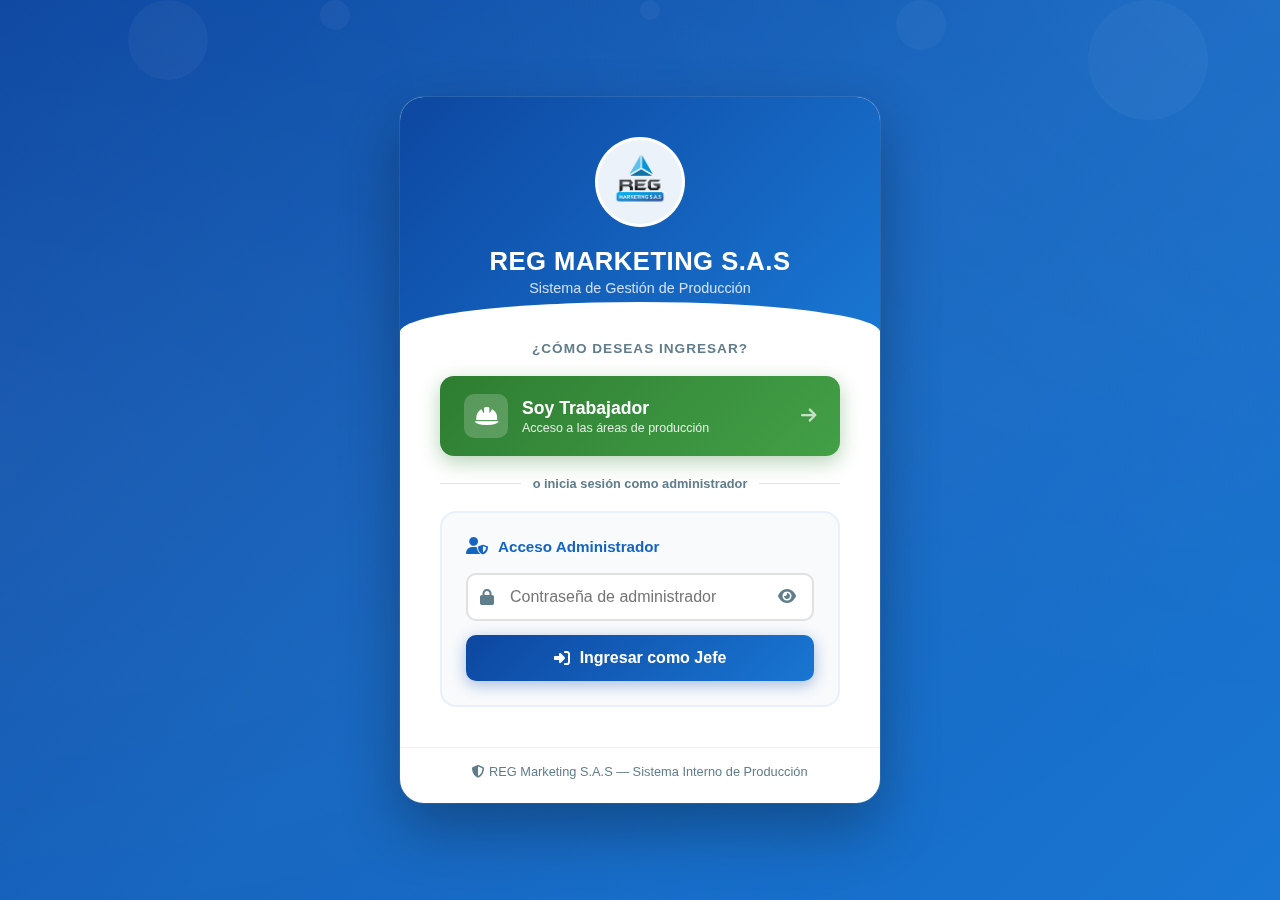
<file: login.html>
<!DOCTYPE html>
<html lang="es">
<head>
    <link rel="icon" type="image/png" href="logo.png">
    <meta charset="UTF-8">
    <meta name="viewport" content="width=device-width, initial-scale=1.0">
    <title>Acceso al Sistema - REG Marketing</title>
    <link href="https://cdnjs.cloudflare.com/ajax/libs/font-awesome/6.4.0/css/all.min.css" rel="stylesheet">
    <style>
        * { margin: 0; padding: 0; box-sizing: border-box; }

        :root {
            --blue: #1565C0;
            --blue-dark: #0D47A1;
            --blue-mid: #1976D2;
            --blue-light: #42A5F5;
            --white: #ffffff;
            --gray: #f4f6f9;
            --text: #263238;
            --text-light: #607D8B;
            --success: #2E7D32;
            --success-light: #43A047;
        }

        body {
            font-family: 'Segoe UI', Tahoma, Geneva, Verdana, sans-serif;
            background: linear-gradient(135deg, var(--blue-dark) 0%, var(--blue) 50%, var(--blue-mid) 100%);
            min-height: 100vh;
            display: flex;
            align-items: center;
            justify-content: center;
            padding: 20px;
            position: relative;
            overflow: hidden;
        }

        /* Fondo decorativo */
        body::before {
            content: '';
            position: fixed;
            top: -50%;
            left: -50%;
            width: 200%;
            height: 200%;
            background: radial-gradient(ellipse at 20% 50%, rgba(255,255,255,0.05) 0%, transparent 50%),
                        radial-gradient(ellipse at 80% 20%, rgba(255,255,255,0.05) 0%, transparent 40%);
            pointer-events: none;
        }

        .circles {
            position: fixed;
            top: 0; left: 0;
            width: 100%; height: 100%;
            overflow: hidden;
            pointer-events: none;
            z-index: 0;
        }

        .circles span {
            position: absolute;
            display: block;
            border-radius: 50%;
            background: rgba(255,255,255,0.04);
            animation: float linear infinite;
        }

        .circles span:nth-child(1)  { width:80px;  height:80px;  left:10%; animation-duration:20s; animation-delay:0s; }
        .circles span:nth-child(2)  { width:30px;  height:30px;  left:25%; animation-duration:14s; animation-delay:2s; }
        .circles span:nth-child(3)  { width:50px;  height:50px;  left:70%; animation-duration:18s; animation-delay:4s; }
        .circles span:nth-child(4)  { width:120px; height:120px; left:85%; animation-duration:25s; animation-delay:0s; }
        .circles span:nth-child(5)  { width:20px;  height:20px;  left:50%; animation-duration:12s; animation-delay:6s; }

        @keyframes float {
            0%   { transform: translateY(110vh) rotate(0deg);   opacity:0; }
            10%  { opacity: 1; }
            90%  { opacity: 1; }
            100% { transform: translateY(-10vh) rotate(720deg); opacity:0; }
        }

        /* CARD PRINCIPAL */
        .login-card {
            background: var(--white);
            border-radius: 24px;
            box-shadow: 0 25px 60px rgba(0,0,0,0.3), 0 0 0 1px rgba(255,255,255,0.1);
            width: 100%;
            max-width: 480px;
            position: relative;
            z-index: 1;
            overflow: hidden;
            animation: cardIn 0.6s cubic-bezier(0.4, 0, 0.2, 1);
        }

        @keyframes cardIn {
            from { opacity: 0; transform: translateY(30px) scale(0.97); }
            to   { opacity: 1; transform: translateY(0) scale(1); }
        }

        /* HEADER DE LA CARD */
        .card-header {
            background: linear-gradient(135deg, var(--blue-dark), var(--blue-mid));
            padding: 40px 40px 35px;
            text-align: center;
            position: relative;
            overflow: hidden;
        }

        .card-header::after {
            content: '';
            position: absolute;
            bottom: -1px; left: 0; right: 0;
            height: 30px;
            background: var(--white);
            border-radius: 50% 50% 0 0 / 100% 100% 0 0;
        }

        .logo-container {
            width: 90px;
            height: 90px;
            background: rgba(255,255,255,0.92);
            border: 3px solid rgba(255,255,255,0.95);
            border-radius: 50%;
            display: flex;
            align-items: center;
            justify-content: center;
            margin: 0 auto 20px;
            backdrop-filter: blur(10px);
        }

        .logo-container img {
            width: 60px;
            height: 60px;
            object-fit: contain;
        }

        .logo-container i {
            font-size: 2.5rem;
            color: white;
        }

        .card-header h1 {
            color: white;
            font-size: 1.6rem;
            font-weight: 700;
            letter-spacing: 0.5px;
            margin-bottom: 4px;
        }

        .card-header p {
            color: rgba(255,255,255,0.8);
            font-size: 0.9rem;
        }

        /* BODY DE LA CARD */
        .card-body {
            padding: 10px 40px 40px;
        }

        .section-title {
            text-align: center;
            color: var(--text-light);
            font-size: 0.85rem;
            font-weight: 600;
            letter-spacing: 1px;
            text-transform: uppercase;
            margin-bottom: 20px;
        }

        /* BOTÓN TRABAJADOR */
        .btn-worker {
            width: 100%;
            padding: 18px 24px;
            background: linear-gradient(135deg, var(--success), var(--success-light));
            color: white;
            border: none;
            border-radius: 14px;
            font-size: 1.1rem;
            font-weight: 700;
            cursor: pointer;
            display: flex;
            align-items: center;
            gap: 14px;
            transition: all 0.3s ease;
            box-shadow: 0 6px 20px rgba(46,125,50,0.35);
            margin-bottom: 12px;
            text-decoration: none;
        }

        .btn-worker:hover {
            transform: translateY(-3px);
            box-shadow: 0 10px 28px rgba(46,125,50,0.45);
            background: linear-gradient(135deg, var(--success-light), var(--success));
        }

        .btn-worker:active {
            transform: translateY(0);
        }

        .btn-icon {
            width: 44px;
            height: 44px;
            background: rgba(255,255,255,0.2);
            border-radius: 10px;
            display: flex;
            align-items: center;
            justify-content: center;
            font-size: 1.3rem;
            flex-shrink: 0;
        }

        .btn-text {
            text-align: left;
            flex: 1;
        }

        .btn-text span {
            display: block;
            font-size: 0.78rem;
            font-weight: 400;
            opacity: 0.85;
            margin-top: 2px;
        }

        /* DIVISOR */
        .divider {
            display: flex;
            align-items: center;
            gap: 12px;
            margin: 20px 0;
        }

        .divider::before, .divider::after {
            content: '';
            flex: 1;
            height: 1px;
            background: #E0E0E0;
        }

        .divider span {
            color: var(--text-light);
            font-size: 0.8rem;
            font-weight: 600;
            white-space: nowrap;
        }

        /* SECCIÓN JEFE */
        .jefe-section {
            background: #F8FAFC;
            border-radius: 16px;
            padding: 24px;
            border: 2px solid #E8F0FE;
        }

        .jefe-section-title {
            display: flex;
            align-items: center;
            gap: 10px;
            margin-bottom: 18px;
            color: var(--blue);
            font-weight: 700;
            font-size: 0.95rem;
        }

        .jefe-section-title i {
            font-size: 1.1rem;
        }

        .input-group {
            position: relative;
            margin-bottom: 16px;
        }

        .input-group i {
            position: absolute;
            left: 14px;
            top: 50%;
            transform: translateY(-50%);
            color: var(--text-light);
            font-size: 1rem;
            pointer-events: none;
            transition: color 0.3s;
        }

        .input-group input {
            width: 100%;
            padding: 13px 44px 13px 42px;
            border: 2px solid #E0E0E0;
            border-radius: 10px;
            font-size: 1rem;
            color: var(--text);
            background: white;
            transition: all 0.3s ease;
            outline: none;
        }

        .input-group input:focus {
            border-color: var(--blue);
            box-shadow: 0 0 0 3px rgba(21,101,192,0.12);
        }

        .input-group input:focus + i,
        .input-group:focus-within i {
            color: var(--blue);
        }

        .toggle-pass {
            position: absolute;
            right: 14px;
            top: 50%;
            transform: translateY(-50%);
            background: none;
            border: none;
            cursor: pointer;
            color: var(--text-light);
            font-size: 1rem;
            padding: 4px;
            transition: color 0.3s;
        }

        .toggle-pass:hover { color: var(--blue); }

        /* La i del icono va después del input en el DOM para el :focus-within */
        .input-wrapper {
            position: relative;
        }

        .input-icon {
            position: absolute;
            left: 14px;
            top: 50%;
            transform: translateY(-50%);
            color: var(--text-light);
            font-size: 1rem;
            pointer-events: none;
            transition: color 0.3s;
            z-index: 1;
        }

        .input-wrapper:focus-within .input-icon {
            color: var(--blue);
        }

        .input-wrapper input {
            width: 100%;
            padding: 13px 44px 13px 42px;
            border: 2px solid #E0E0E0;
            border-radius: 10px;
            font-size: 1rem;
            color: var(--text);
            background: white;
            transition: all 0.3s ease;
            outline: none;
        }

        .input-wrapper input:focus {
            border-color: var(--blue);
            box-shadow: 0 0 0 3px rgba(21,101,192,0.12);
        }

        .btn-jefe {
            width: 100%;
            padding: 14px;
            background: linear-gradient(135deg, var(--blue-dark), var(--blue-mid));
            color: white;
            border: none;
            border-radius: 10px;
            font-size: 1rem;
            font-weight: 700;
            cursor: pointer;
            display: flex;
            align-items: center;
            justify-content: center;
            gap: 10px;
            transition: all 0.3s ease;
            box-shadow: 0 4px 15px rgba(13,71,161,0.35);
        }

        .btn-jefe:hover {
            transform: translateY(-2px);
            box-shadow: 0 8px 22px rgba(13,71,161,0.45);
        }

        .btn-jefe:active { transform: translateY(0); }

        /* ERROR */
        .error-msg {
            display: none;
            background: #FFEBEE;
            color: #C62828;
            border: 1px solid #FFCDD2;
            border-radius: 8px;
            padding: 10px 14px;
            font-size: 0.88rem;
            font-weight: 500;
            margin-bottom: 14px;
            animation: shake 0.4s ease;
            align-items: center;
            gap: 8px;
        }

        .error-msg.show {
            display: flex;
        }

        @keyframes shake {
            0%, 100% { transform: translateX(0); }
            20%       { transform: translateX(-8px); }
            40%       { transform: translateX(8px); }
            60%       { transform: translateX(-5px); }
            80%       { transform: translateX(5px); }
        }

        /* SUCCESS */
        .success-overlay {
            display: none;
            position: fixed;
            inset: 0;
            background: rgba(13,71,161,0.92);
            z-index: 999;
            align-items: center;
            justify-content: center;
            flex-direction: column;
            gap: 20px;
        }

        .success-overlay.show {
            display: flex;
            animation: fadeIn 0.3s ease;
        }

        @keyframes fadeIn {
            from { opacity: 0; }
            to   { opacity: 1; }
        }

        .success-icon {
            width: 90px;
            height: 90px;
            background: rgba(255,255,255,0.15);
            border-radius: 50%;
            display: flex;
            align-items: center;
            justify-content: center;
            font-size: 3rem;
            color: white;
            animation: popIn 0.4s cubic-bezier(0.4,0,0.2,1);
        }

        @keyframes popIn {
            from { transform: scale(0); }
            to   { transform: scale(1); }
        }

        .success-overlay p {
            color: white;
            font-size: 1.3rem;
            font-weight: 600;
        }

        /* FOOTER */
        .card-footer {
            text-align: center;
            padding: 16px 40px 24px;
            color: var(--text-light);
            font-size: 0.8rem;
            border-top: 1px solid #F0F0F0;
        }

        /* RESPONSIVE */
        @media (max-width: 520px) {
            .card-header { padding: 30px 24px 28px; }
            .card-body   { padding: 8px 24px 30px; }
            .card-footer { padding: 16px 24px 20px; }
        }
    </style>
</head>
<body>

    <div class="circles">
        <span></span><span></span><span></span><span></span><span></span>
    </div>

    <!-- OVERLAY ÉXITO -->
    <div class="success-overlay" id="successOverlay">
        <div class="success-icon"><i class="fas fa-check"></i></div>
        <p id="successMsg">Acceso concedido</p>
    </div>

    <div class="login-card">
        <!-- HEADER -->
        <div class="card-header">
            <div class="logo-container">
                <img src="logo.png" alt="REG Marketing" onerror="this.style.display='none'; this.nextElementSibling.style.display='block';">
                <i class="fas fa-industry" style="display:none;"></i>
            </div>
            <h1>REG MARKETING S.A.S</h1>
            <p>Sistema de Gestión de Producción</p>
        </div>

        <!-- BODY -->
        <div class="card-body">
            <p class="section-title">¿Cómo deseas ingresar?</p>

            <!-- TRABAJADOR -->
            <button class="btn-worker" onclick="entrarComoTrabajador()">
                <div class="btn-icon">
                    <i class="fas fa-hard-hat"></i>
                </div>
                <div class="btn-text">
                    Soy Trabajador
                    <span>Acceso a las áreas de producción</span>
                </div>
                <i class="fas fa-arrow-right" style="margin-left:auto; opacity:0.7;"></i>
            </button>

            <div class="divider">
                <span>o inicia sesión como administrador</span>
            </div>

            <!-- JEFE -->
            <div class="jefe-section">
                <div class="jefe-section-title">
                    <i class="fas fa-user-shield"></i>
                    Acceso Administrador
                </div>

                <div class="error-msg" id="errorMsg">
                    <i class="fas fa-exclamation-circle"></i>
                    <span id="errorText">Clave incorrecta. Inténtalo de nuevo.</span>
                </div>

                <div class="input-wrapper" style="margin-bottom:14px;">
                    <i class="input-icon fas fa-lock"></i>
                    <input
                        type="password"
                        id="claveJefe"
                        placeholder="Contraseña de administrador"
                        onkeydown="if(event.key==='Enter') verificarClave()"
                        autocomplete="current-password"
                    >
                    <button class="toggle-pass" onclick="togglePass()" tabindex="-1" type="button">
                        <i class="fas fa-eye" id="eyeIcon"></i>
                    </button>
                </div>

                <button class="btn-jefe" onclick="verificarClave()">
                    <i class="fas fa-sign-in-alt"></i>
                    Ingresar como Jefe
                </button>
            </div>
        </div>

        <!-- FOOTER -->
        <div class="card-footer">
            <i class="fas fa-shield-alt"></i> REG Marketing S.A.S — Sistema Interno de Producción
        </div>
    </div>

    <script>
        const CLAVE_JEFE = 'jefe2025'; // ← CONTRASEÑA

        function entrarComoTrabajador() {
            sessionStorage.removeItem('jefeAutenticado');
            mostrarExito('Bienvenido', 'tablet-areas.html');
        }

        function verificarClave() {
            const clave = document.getElementById('claveJefe').value;
            const errorMsg = document.getElementById('errorMsg');

            if (!clave) {
                mostrarError('Por favor ingresa la contraseña.');
                return;
            }

            if (clave === CLAVE_JEFE) {
                errorMsg.classList.remove('show');
                sessionStorage.setItem('jefeAutenticado', 'true');
                mostrarExito('Bienvenido, Jefe', 'index.html');
            } else {
                mostrarError('Clave incorrecta. Inténtalo de nuevo.');
                document.getElementById('claveJefe').value = '';
                document.getElementById('claveJefe').focus();
            }
        }

        function mostrarError(texto) {
            const errorMsg = document.getElementById('errorMsg');
            document.getElementById('errorText').textContent = texto;
            errorMsg.classList.remove('show');
            void errorMsg.offsetWidth; // reset animación
            errorMsg.classList.add('show');
        }

        function mostrarExito(msg, destino) {
            document.getElementById('successMsg').textContent = msg;
            document.getElementById('successOverlay').classList.add('show');
            setTimeout(() => { window.location.href = destino; }, 1000);
        }

        function togglePass() {
            const input = document.getElementById('claveJefe');
            const icon  = document.getElementById('eyeIcon');
            if (input.type === 'password') {
                input.type = 'text';
                icon.className = 'fas fa-eye-slash';
            } else {
                input.type = 'password';
                icon.className = 'fas fa-eye';
            }
        }

        // Verificar si ya hay sesión activa
        window.addEventListener('load', () => {
            if (sessionStorage.getItem('jefeAutenticado') === 'true') {
                window.location.href = 'index.html';
            }
        });
    </script>
</body>
</html>
</file>
